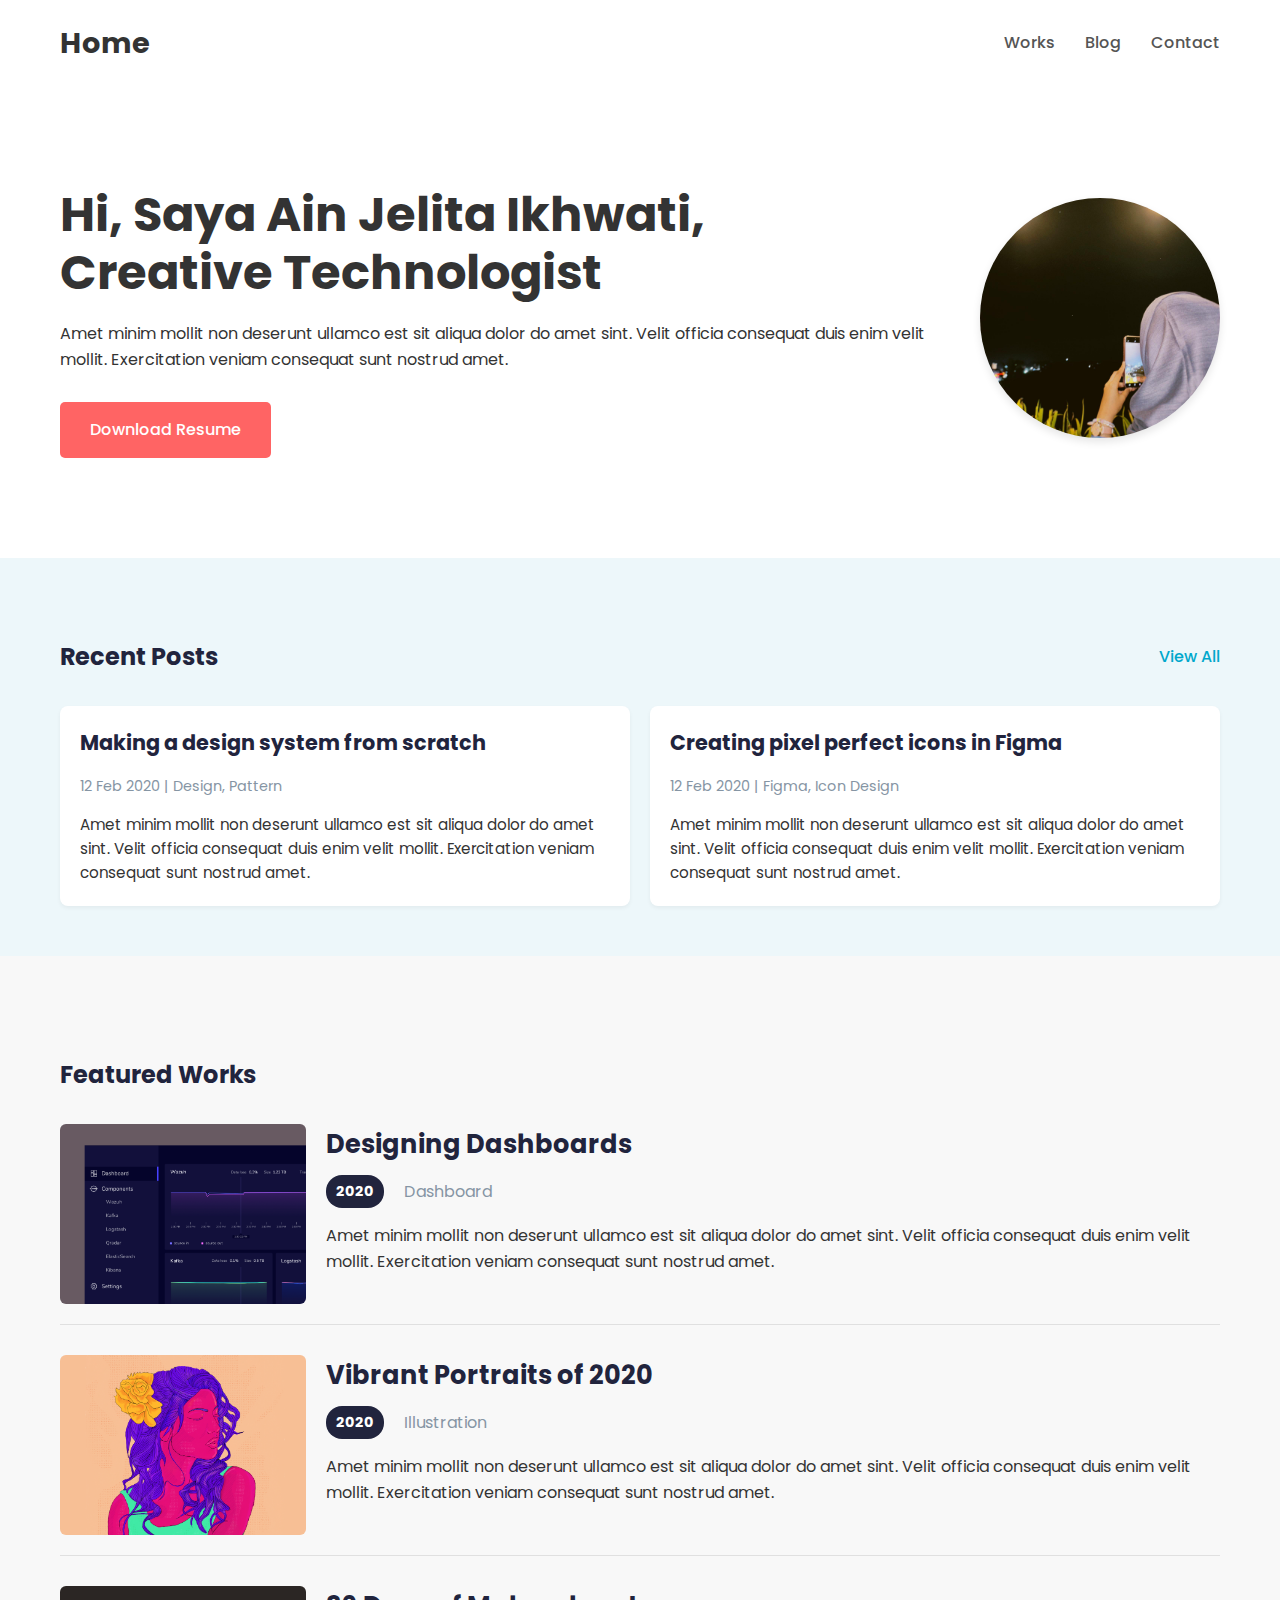
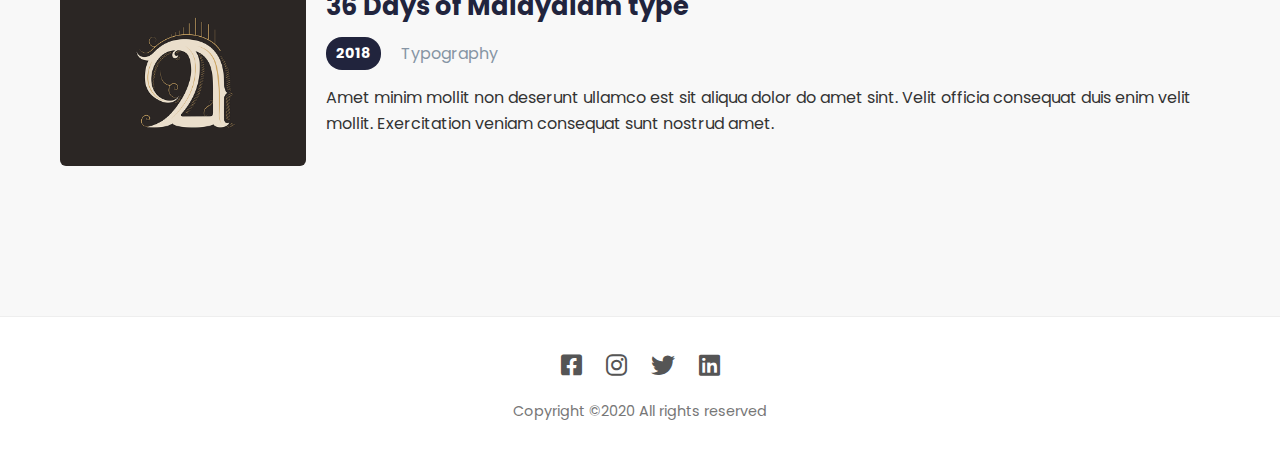
<file: index.html>
<!DOCTYPE html>
<html lang="id">
<head>
    <meta charset="UTF-8">
    <meta name="viewport" content="width=device-width, initial-scale=1.0">
    <title>Anjeli | Creative Technologist</title>
    <link rel="stylesheet" href="style.css">
    <link href="https://fonts.googleapis.com/css2?family=Poppins:wght@400;500;700&display=swap" rel="stylesheet">
    <link rel="stylesheet" href="https://cdnjs.cloudflare.com/ajax/libs/font-awesome/6.0.0-beta3/css/all.min.css">
    <style>
        .hero-section {
            background-color: #fff; /* Latar belakang hero section */
            padding: 100px 0; /* Sesuaikan padding atas dan bawah */
            text-align: center;
        }
        
        .hero-content {
            display: grid;
            grid-template-columns: 1fr auto; /* Teks di kiri, gambar di kanan */
            gap: 50px;
            align-items: center;
            text-align: left;
        }
        
        .hero-text h1 {
            font-size: 3rem; /* Ukuran heading utama */
            font-weight: bold;
            line-height: 1.2;
            margin-bottom: 20px;
        }
        
        .hero-text p {
            font-size: 1rem;
            margin-bottom: 30px;
        }
        
        .hero-image img {
            width: 240px; /* Ukuran gambar profil */
            height: 240px;
            border-radius: 50%;
            object-fit: cover;
            box-shadow: 0 4px 8px rgba(0,0,0,0.1);
        }
        
        .btn {
            display: inline-block;
            padding: 15px 30px;
            border-radius: 5px;
            font-weight: 500;
            transition: background-color 0.3s ease;
        }
        
        .btn-primary {
            background-color: #ff6464; /* Warna tombol utama */
            color: #fff;
        }
        
        .btn-primary:hover {
            background-color: #e05252;
        }
        
        /* Section Headers */
        .section-header {
            display: flex;
            justify-content: space-between;
            align-items: center;
            margin-bottom: 30px;
            margin-top: 50px;
        }
        
        .section-header h2 {
            font-size: 1.5rem;
            color: #21243D; /* wna heading section */
        }
        
        .view-all {
            color: #00A8CC; /* warna link "View All" */
            font-weight: 500;
        }
        
        /* Recent Posts */
        .recent-posts {
            background-color: #EDF7FA; /* latarr belakang section recent posts */
            padding: 30px 0 50px;
        }
        
        .posts-grid {
            display: grid;
            grid-template-columns: repeat(auto-fit, minmax(300px, 1fr)); /* 2 kolom di desktop, 1 kolom di mobile */
            gap: 20px;
        }
        
        .post-card {
            background-color: #fff;
            padding: 20px;
            border-radius: 8px;
            box-shadow: 0 2px 4px rgba(0,0,0,0.05);
        }
        
        .post-card h3 {
            font-size: 1.3rem;
            margin-bottom: 15px;
            color: #21243D;
        }
        
        .post-meta {
            font-size: 0.9rem;
            color: #8695A4;
            margin-bottom: 15px;
        }
        
        .post-card p {
            font-size: 0.95rem;
            color: #333;
        }
        
        /* Featured Works */
        .featured-works {
            padding: 50px 0;
        }
        
        .work-item {
            display: flex;
            gap: 20px;
            margin-bottom: 30px;
            padding-bottom: 20px;
            border-bottom: 1px solid #E0E0E0;
            align-items: flex-start; /* atur item agar sejajar di atas */
        }
        
        .work-item:last-child {
            border-bottom: none;
        }
        
        .work-item img {
            width: 246px; /* Lebar gambar proyek */
            height: 180px; /* Tinggi gambar proyek */
            border-radius: 6px;
            object-fit: cover;
            flex-shrink: 0; /* biar ga nyusut */
        }
        
        .work-info h3 {
            font-size: 1.6rem;
            color: #21243D;
            margin-bottom: 10px;
        }
        
        .work-meta {
            display: flex;
            align-items: center;
            gap: 20px;
            margin-bottom: 15px;
        }
        
        .work-meta .year {
            background-color: #21243D;
            color: #fff;
            padding: 5px 10px;
            border-radius: 16px;
            font-size: 0.9rem;
            font-weight: bold;
        }
        
        .work-meta .category {
            color: #8695A4;
            font-size: 1rem;
        }
        
        .work-info p {
            color: #333;
            font-size: 1rem;
        }
        
        /* Responsive Homepage */
        @media (max-width: 768px) {
            .hero-section {
                padding: 50px 0;
            }
        
            .hero-content {
                grid-template-columns: 1fr; /* Satu kolom di mobile */
                text-align: center;
                gap: 30px;
            }
        
            .hero-text {
                order: 2; /* pindahin teks ke bawah gambar */
            }
        
            .hero-image {
                order: 1; /* pindahin gambar ke atas teks */
                text-align: center;
            }
        
            .hero-image img {
                width: 170px; /* Ukuran gambar profil di mobile */
                height: 170px;
            }
        
            .hero-text h1 {
                font-size: 2rem;
            }
        
            .section-header {
                flex-direction: column; /* Tumpuk header dan "View All" */
                align-items: flex-start;
                gap: 10px;
                margin-top: 30px;
            }
        
            .section-header h2 {
                font-size: 1.3rem;
            }
        
            .recent-posts {
                padding: 30px 0;
            }
        
            .posts-grid {
                grid-template-columns: 1fr; /* Satu kolom untuk post di mobile */
            }
        
            .featured-works {
                padding: 30px 0;
            }
        
            .work-item {
                flex-direction: column; /* Gambar di atas, info di bawah */
                text-align: center;
            }
        
            .work-item img {
                width: 100%; /* Lebar penuh di mobile */
                height: auto;
                max-width: 246px; /* Batasi lebar agar tidak terlalu besar di layar kecil */
                margin: 0 auto 15px; /* Pusatkan gambar */
            }
        
            .work-info {
                text-align: left; /* Sesuaikan teks info agar tetap di kiri */
            }
        
            .work-info h3 {
                font-size: 1.4rem;
            }
        
            .work-meta {
                justify-content: center; /* Pusatkan meta info */
                margin-bottom: 10px;
            }
        }
    </style>
</head>
<body>
    <header>
        <div class="container navbar">
            <a href="index.html" class="logo">Home</a>
            <nav>
                <ul class="nav-links">
                    <li><a href="works.html">Works</a></li>
                    <li><a href="blog.html">Blog</a></li>
                    <li><a href="#">Contact</a></li>
                </ul>
                <div class="hamburger-menu">
                    <i class="fas fa-bars"></i>
                </div>
            </nav>
        </div>
    </header>

    <main>
        <!-- Hero Section -->
        <section class="hero-section">
            <div class="container hero-content">
                <div class="hero-text">
                    <h1>Hi, Saya Ain Jelita Ikhwati,<br>Creative Technologist</h1>
                    <p>Amet minim mollit non deserunt ullamco est sit aliqua dolor do amet sint. Velit officia consequat duis enim velit mollit. Exercitation veniam consequat sunt nostrud amet.</p>
                    <a href="#" class="btn btn-primary">Download Resume</a>
                </div>
                <div class="hero-image">
                    <img src="anjeli.jpg" alt="John Doe Profile">
                </div>
            </div>
        </section>

        <section class="recent-posts">
            <div class="container">
                <div class="section-header">
                    <h2>Recent Posts</h2>
                    <a href="blog.html" class="view-all">View All</a>
                </div>
                <div class="posts-grid">
                    <article class="post-card">
                        <h3>Making a design system from scratch</h3>
                        <div class="post-meta">
                            <span>12 Feb 2020</span> | <span>Design, Pattern</span>
                        </div>
                        <p>Amet minim mollit non deserunt ullamco est sit aliqua dolor do amet sint. Velit officia consequat duis enim velit mollit. Exercitation veniam consequat sunt nostrud amet.</p>
                    </article>
                    <article class="post-card">
                        <h3>Creating pixel perfect icons in Figma</h3>
                        <div class="post-meta">
                            <span>12 Feb 2020</span> | <span>Figma, Icon Design</span>
                        </div>
                        <p>Amet minim mollit non deserunt ullamco est sit aliqua dolor do amet sint. Velit officia consequat duis enim velit mollit. Exercitation veniam consequat sunt nostrud amet.</p>
                    </article>
                </div>
            </div>
        </section>

        <section class="featured-works">
            <div class="container">
                <div class="section-header">
                    <h2>Featured Works</h2>
                </div>
                <div class="works-list">
                    <article class="work-item">
                        <img src="image1.png" alt="Designing Dashboards">
                        <div class="work-info">
                            <h3>Designing Dashboards</h3>
                            <div class="work-meta">
                                <span class="year">2020</span> <span class="category">Dashboard</span>
                            </div>
                            <p>Amet minim mollit non deserunt ullamco est sit aliqua dolor do amet sint. Velit officia consequat duis enim velit mollit. Exercitation veniam consequat sunt nostrud amet.</p>
                        </div>
                    </article>
                    <article class="work-item">
                        <img src="image2.png" alt="Vibrant Portraits of 2020">
                        <div class="work-info">
                            <h3>Vibrant Portraits of 2020</h3>
                            <div class="work-meta">
                                <span class="year">2020</span> <span class="category">Illustration</span>
                            </div>
                            <p>Amet minim mollit non deserunt ullamco est sit aliqua dolor do amet sint. Velit officia consequat duis enim velit mollit. Exercitation veniam consequat sunt nostrud amet.</p>
                        </div>
                    </article>
                    <article class="work-item">
                        <img src="iamge3.png" alt="36 Days of Malayalam type">
                        <div class="work-info">
                            <h3>36 Days of Malayalam type</h3>
                            <div class="work-meta">
                                <span class="year">2018</span> <span class="category">Typography</span>
                            </div>
                            <p>Amet minim mollit non deserunt ullamco est sit aliqua dolor do amet sint. Velit officia consequat duis enim velit mollit. Exercitation veniam consequat sunt nostrud amet.</p>
                        </div>
                    </article>
                </div>
            </div>
        </section>
    </main>

    <footer>
        <div class="container">
            <div class="social-icons">
                <a href="#"><i class="fab fa-facebook-square"></i></a>
                <a href="#"><i class="fab fa-instagram"></i></a>
                <a href="#"><i class="fab fa-twitter"></i></a>
                <a href="#"><i class="fab fa-linkedin"></i></a>
            </div>
            <p>Copyright ©2020 All rights reserved</p>
        </div>
    </footer>

    <script>
        const hamburger = document.querySelector('.hamburger-menu');
        const navLinks = document.querySelector('.nav-links');

        hamburger.addEventListener('click', () => {
            navLinks.classList.toggle('active');
        });
    </script>
</body>
</html>
</file>
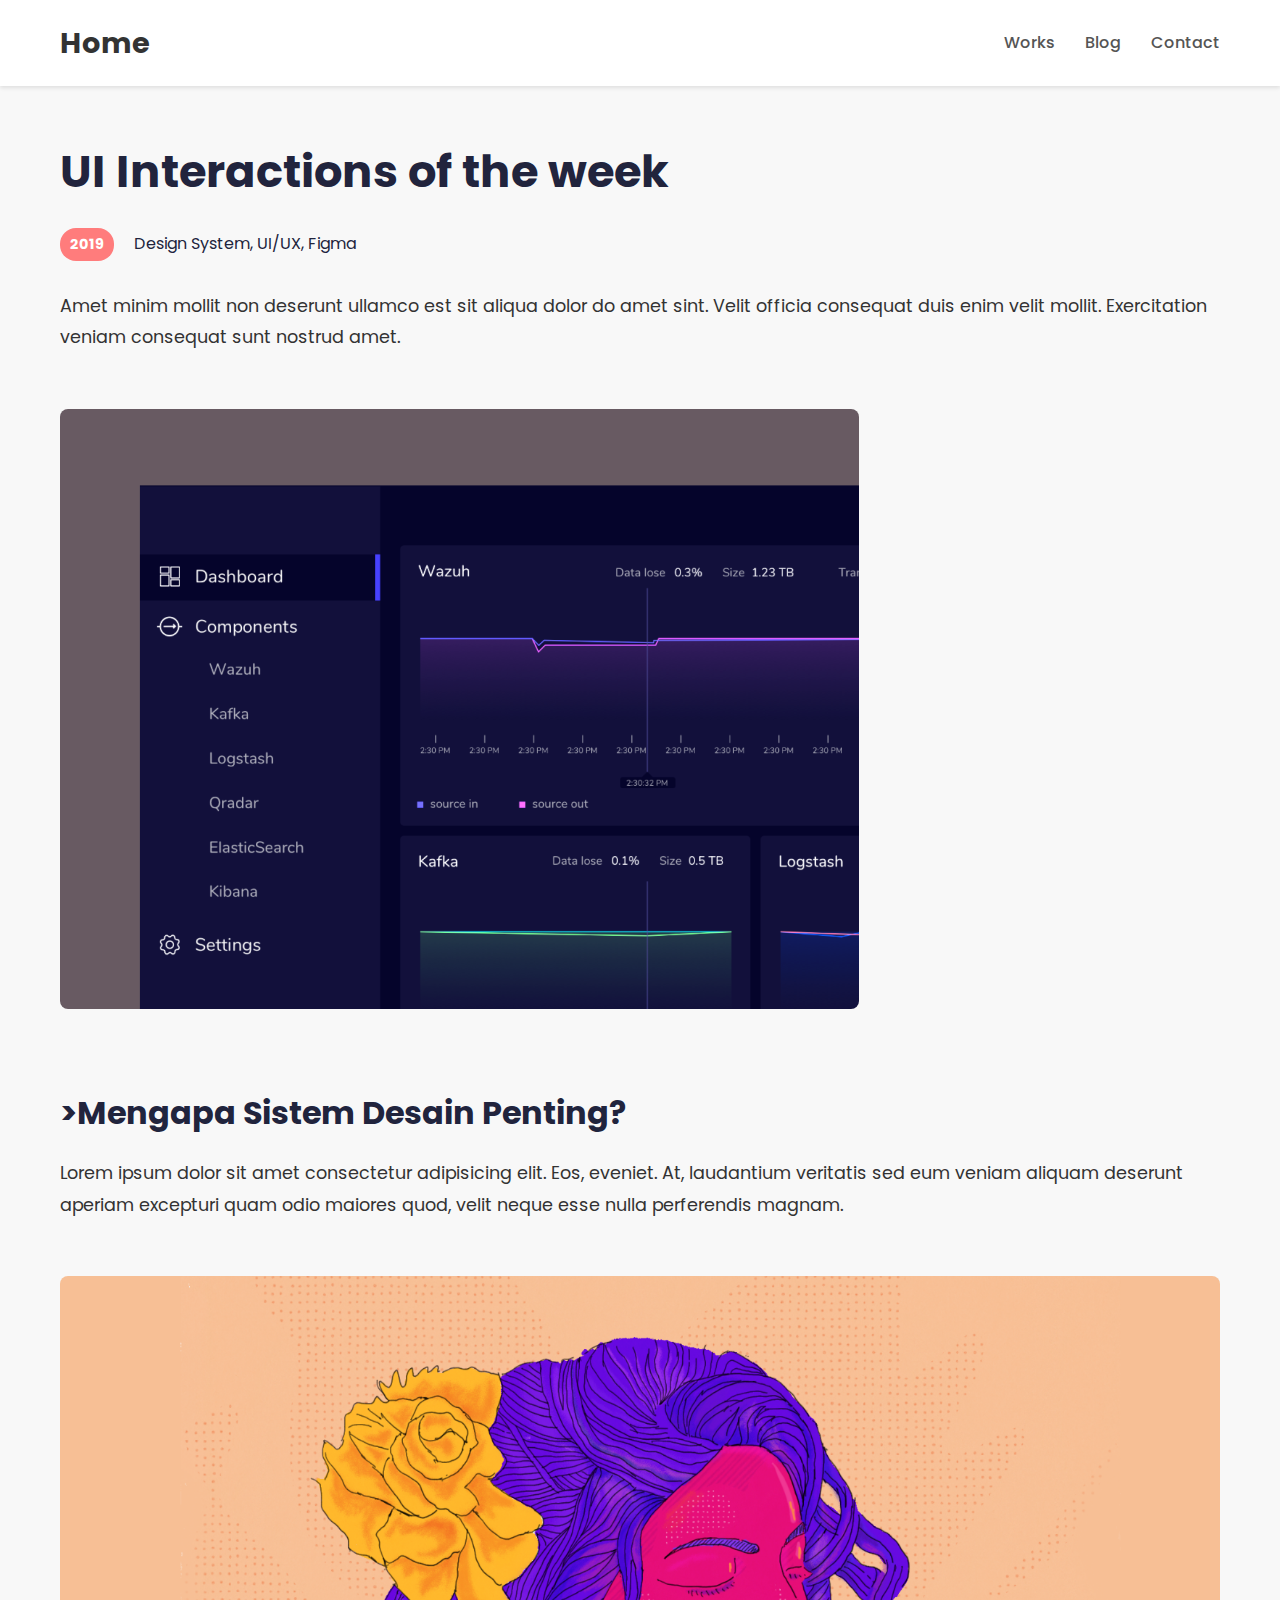
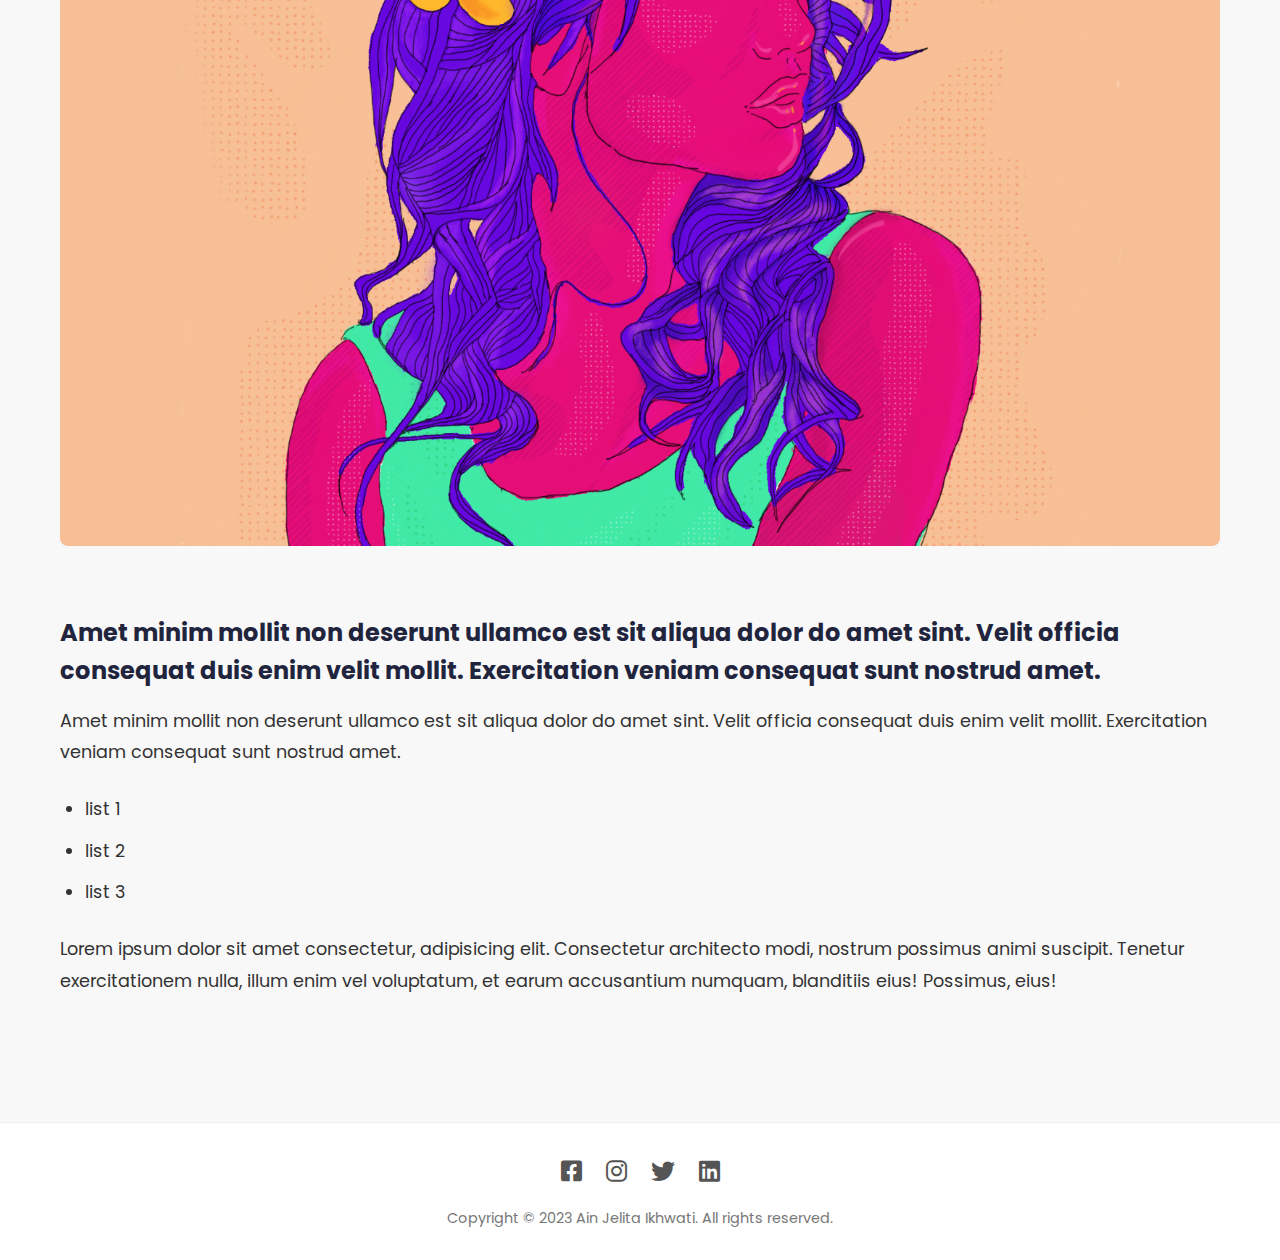
<file: blog.html>
<!DOCTYPE html>
<html lang="id">
<head>
    <meta charset="UTF-8">
    <meta name="viewport" content="width=device-width, initial-scale=1.0">
    <title>Blog | Anjeli</title>
    <link rel="stylesheet" href="style.css">
    <link href="https://fonts.googleapis.com/css2?family=Poppins:wght@400;500;700&display=swap" rel="stylesheet">
    <link rel="stylesheet" href="https://cdnjs.cloudflare.com/ajax/libs/font-awesome/6.0.0-beta3/css/all.min.css">
    <style>
        .single-blog-main {
    padding-top: 50px;
    padding-bottom: 50px;
}

.single-post-content h1 {
    font-size: 2.8rem;
    font-weight: bold;
    margin-bottom: 20px;
    color: #21243D;
}

.post-detail-meta {
    display: flex;
    align-items: center;
    gap: 20px;
    margin-bottom: 30px;
}

.post-detail-meta .year {
    background-color: #ff7c7c; /* wrna tahun yang berbeda */
    color: #fff;
    padding: 5px 10px;
    border-radius: 16px;
    font-size: 0.9rem;
    font-weight: bold;
}

.post-detail-meta .category {
    color: #21243D; /* wrna kategori yang berbeda */
    font-size: 1rem;
}

.single-post-content p {
    font-size: 1.1rem;
    line-height: 1.8;
    margin-bottom: 25px;
    color: #333;
}

.single-post-content img {
    max-width: 100%;
    height: auto;
    border-radius: 8px;
    margin: 30px 0;
}

.single-post-content h2 {
    font-size: 2rem;
    font-weight: bold;
    margin-top: 40px;
    margin-bottom: 20px;
    color: #21243D;
}

.single-post-content h3 {
    font-size: 1.5rem;
    font-weight: bold;
    margin-top: 30px;
    margin-bottom: 15px;
    color: #21243D;
}

.single-post-content ul {
    list-style: disc; /* utuk bullet poin */
    margin-left: 25px;
    margin-bottom: 25px;
}

.single-post-content ul li {
    font-size: 1.1rem;
    line-height: 1.8;
    color: #333;
    margin-bottom: 10px;
}

/* Responsive Single Blog Page */
@media (max-width: 768px) {
    .single-blog-main {
        padding-top: 30px;
        padding-bottom: 30px;
    }

    .single-post-content h1 {
        font-size: 2rem;
        text-align: center;
    }

    .post-detail-meta {
        justify-content: center; /* pusatkan meta infoo */
        margin-bottom: 20px;
    }

    .single-post-content p {
        font-size: 1rem;
        margin-bottom: 20px;
    }

    .single-post-content h2 {
        font-size: 1.7rem;
        text-align: center;
        margin-top: 30px;
        margin-bottom: 15px;
    }

    .single-post-content h3 {
        font-size: 1.3rem;
        text-align: center;
        margin-top: 25px;
        margin-bottom: 10px;
    }
}
    </style>
</head>
<body>
    <header>
        <div class="container navbar">
            <a href="index.html" class="logo">Home</a>
            <nav>
                <ul class="nav-links">
                    <li><a href="works.html">Works</a></li>
                    <li><a href="blog.html">Blog</a></li>
                    <li><a href="#">Contact</a></li>
                </ul>
                <div class="hamburger-menu">
                    <i class="fas fa-bars"></i>
                </div>
            </nav>
        </div>
    </header>

    <main class="single-blog-main">
        <div class="container">
            <article class="single-post-content">
                <h1>UI Interactions of the week</h1>
                <div class="post-detail-meta">
                    <span class="year">2019</span> <span class="category">Design System, UI/UX, Figma</span>
                </div>
                <p>Amet minim mollit non deserunt ullamco est sit aliqua dolor do amet sint. Velit officia consequat duis enim velit mollit. Exercitation veniam consequat sunt nostrud amet.</p>
                <img src="image1.png" alt="Blog Image 1">
                <h2>>Mengapa Sistem Desain Penting?</h2>
                <p>Lorem ipsum dolor sit amet consectetur adipisicing elit. Eos, eveniet. At, laudantium veritatis sed eum veniam aliquam deserunt aperiam excepturi quam odio maiores quod, velit neque esse nulla perferendis magnam.</p>
                <img src="image2.png" alt="Blog Image 2">
                <h3>Amet minim mollit non deserunt ullamco est sit aliqua dolor do amet sint. Velit officia consequat duis enim velit mollit. Exercitation veniam consequat sunt nostrud amet.</h3>
                <p>Amet minim mollit non deserunt ullamco est sit aliqua dolor do amet sint. Velit officia consequat duis enim velit mollit. Exercitation veniam consequat sunt nostrud amet.</p>
                <ul>
                    <li>list 1</li>
                    <li>list 2</li>
                    <li>list 3</li>
                </ul>
                <p>Lorem ipsum dolor sit amet consectetur, adipisicing elit. Consectetur architecto modi, nostrum possimus animi suscipit. Tenetur exercitationem nulla, illum enim vel voluptatum, et earum accusantium numquam, blanditiis eius! Possimus, eius!</p>
            </article>
        </div>
    </main>

    <footer>
        <div class="container">
            <div class="social-icons">
                <a href="#https://www.facebook.com/ainjelita.ikhwatii/?locale=id_ID"><i class="fab fa-facebook-square"></i></a>
                <a href="#https://www.instagram.com/_anjeli23/"><i class="fab fa-instagram"></i></a>
                <a href="#https://x.com/matchalatte318?s=21"><i class="fab fa-twitter"></i></a>
                <a href="#"><i class="fab fa-linkedin"></i></a>
            </div>
            <p>Copyright © 2023 Ain Jelita Ikhwati. All rights reserved.
        </div>
    </footer>

    <script>
        const hamburger = document.querySelector('.hamburger-menu');
        const navLinks = document.querySelector('.nav-links');

        hamburger.addEventListener('click', () => {
            navLinks.classList.toggle('active');
        });
    </script>
</body>
</html>
</file>
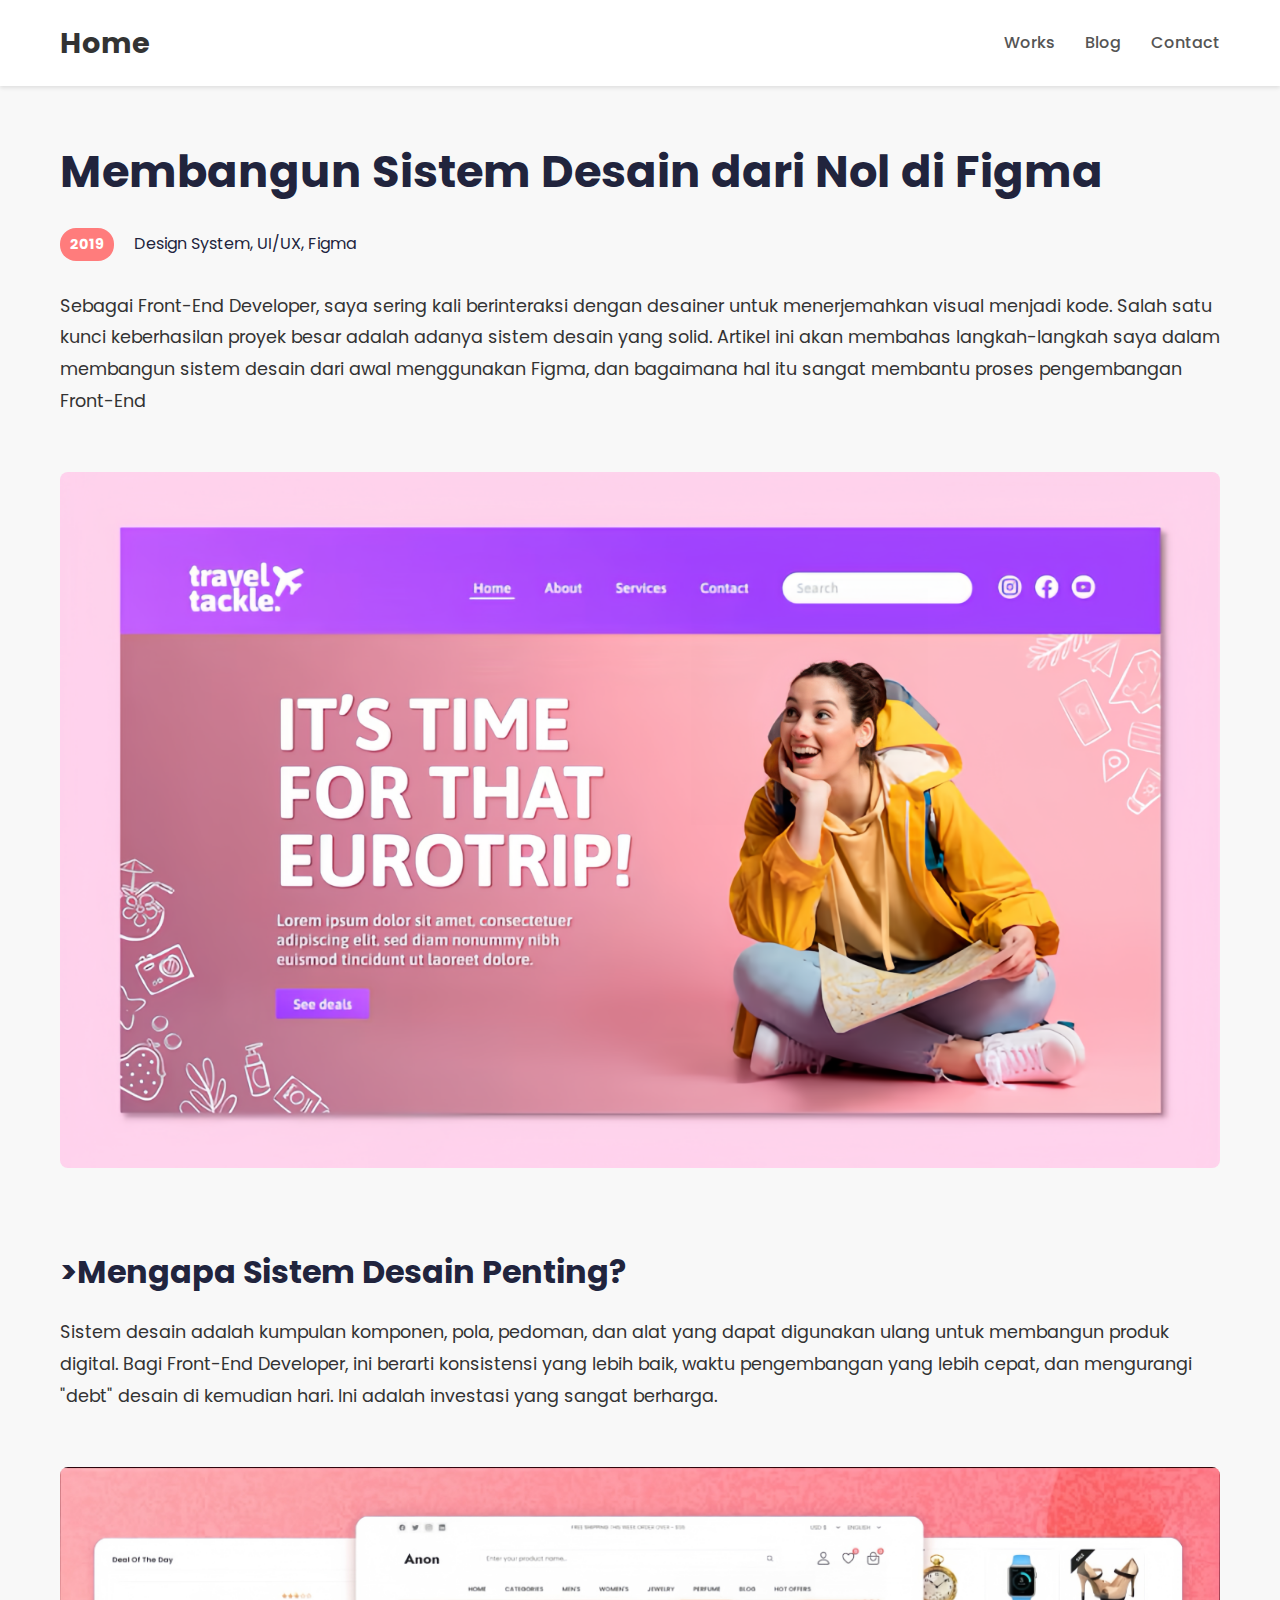
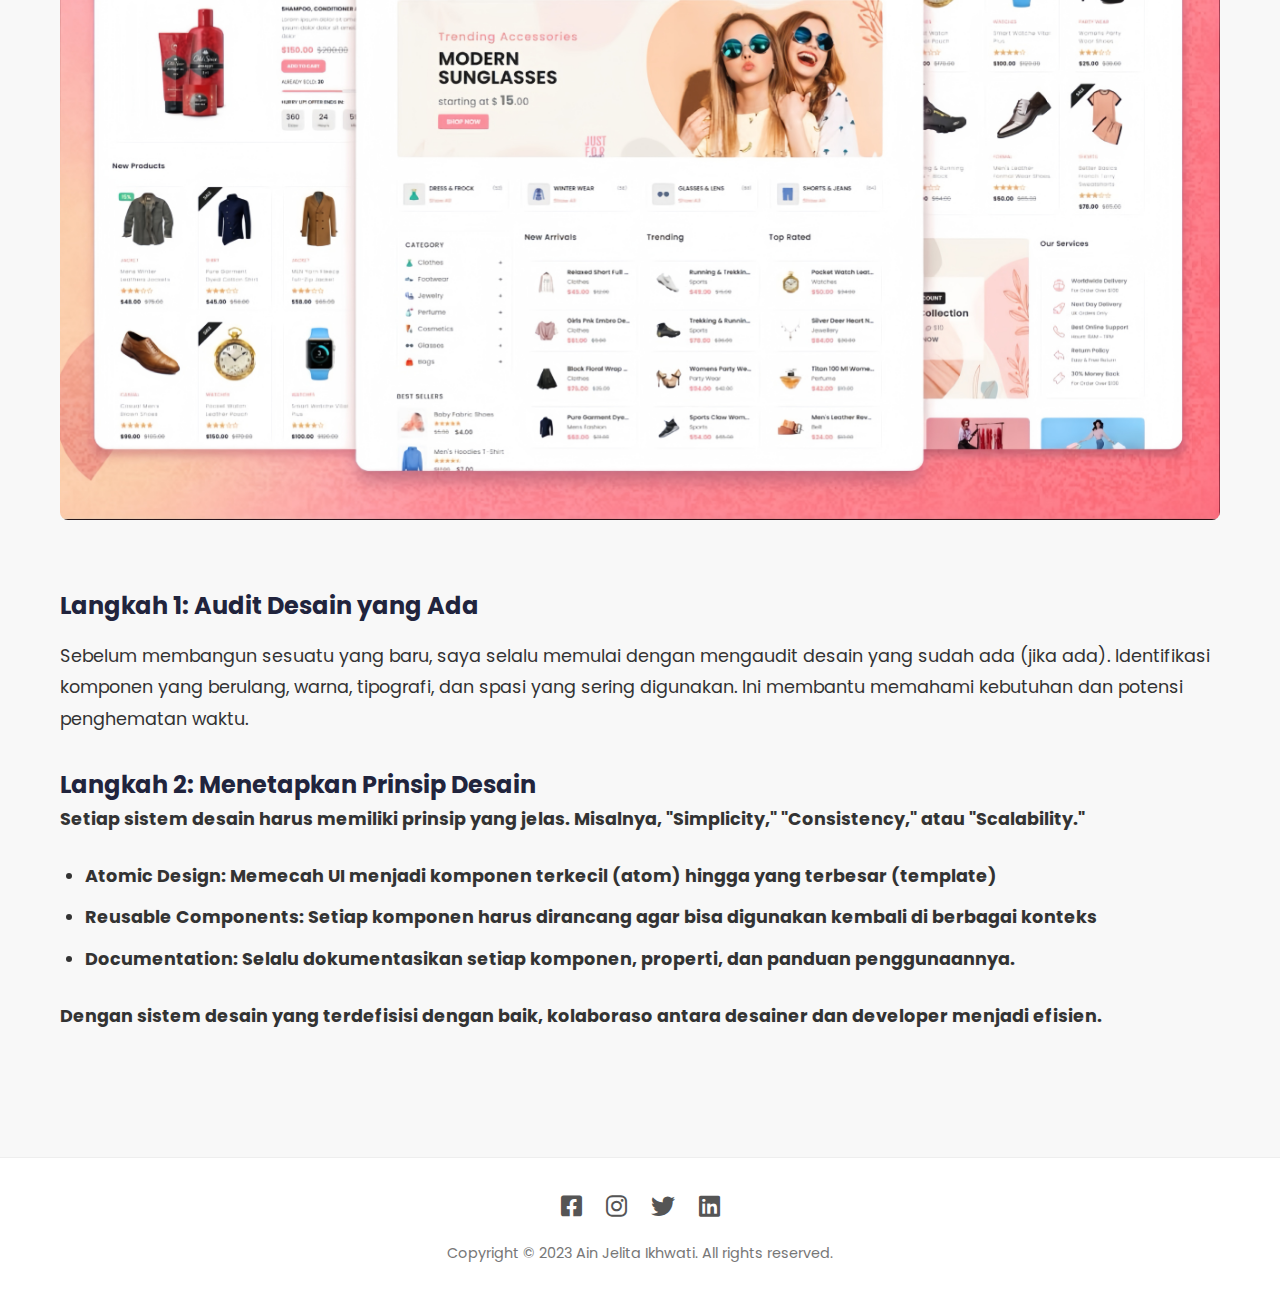
<file: single-blog.html>
<!DOCTYPE html>
<html lang="id">
<head>
    <meta charset="UTF-8">
    <meta name="viewport" content="width=device-width, initial-scale=1.0">
    <title>Blog | Anjeli</title>
    <link rel="stylesheet" href="style.css">
    <link href="https://fonts.googleapis.com/css2?family=Poppins:wght@400;500;700&display=swap" rel="stylesheet">
    <link rel="stylesheet" href="https://cdnjs.cloudflare.com/ajax/libs/font-awesome/6.0.0-beta3/css/all.min.css">
    <style>
        .single-blog-main {
    padding-top: 50px;
    padding-bottom: 50px;
}

.single-post-content h1 {
    font-size: 2.8rem;
    font-weight: bold;
    margin-bottom: 20px;
    color: #21243D;
}

.post-detail-meta {
    display: flex;
    align-items: center;
    gap: 20px;
    margin-bottom: 30px;
}

.post-detail-meta .year {
    background-color: #ff7c7c; /* wrna tahun yang berbeda */
    color: #fff;
    padding: 5px 10px;
    border-radius: 16px;
    font-size: 0.9rem;
    font-weight: bold;
}

.post-detail-meta .category {
    color: #21243D; /* wrna kategori yang berbeda */
    font-size: 1rem;
}

.single-post-content p {
    font-size: 1.1rem;
    line-height: 1.8;
    margin-bottom: 25px;
    color: #333;
}

.single-post-content img {
    max-width: 100%;
    height: auto;
    border-radius: 8px;
    margin: 30px 0;
}

.single-post-content h2 {
    font-size: 2rem;
    font-weight: bold;
    margin-top: 40px;
    margin-bottom: 20px;
    color: #21243D;
}

.single-post-content h3 {
    font-size: 1.5rem;
    font-weight: bold;
    margin-top: 30px;
    margin-bottom: 15px;
    color: #21243D;
}

.single-post-content ul {
    list-style: disc; /* utuk bullet poin */
    margin-left: 25px;
    margin-bottom: 25px;
}

.single-post-content ul li {
    font-size: 1.1rem;
    line-height: 1.8;
    color: #333;
    margin-bottom: 10px;
}

/* Responsive Single Blog Page */
@media (max-width: 768px) {
    .single-blog-main {
        padding-top: 30px;
        padding-bottom: 30px;
    }

    .single-post-content h1 {
        font-size: 2rem;
        text-align: center;
    }

    .post-detail-meta {
        justify-content: center; /* pusatkan meta infoo */
        margin-bottom: 20px;
    }

    .single-post-content p {
        font-size: 1rem;
        margin-bottom: 20px;
    }

    .single-post-content h2 {
        font-size: 1.7rem;
        text-align: center;
        margin-top: 30px;
        margin-bottom: 15px;
    }

    .single-post-content h3 {
        font-size: 1.3rem;
        text-align: center;
        margin-top: 25px;
        margin-bottom: 10px;
    }
}
    </style>
</head>
<body>
    <header>
        <div class="container navbar">
            <a href="index.html" class="logo">Home</a>
            <nav>
                <ul class="nav-links">
                    <li><a href="works.html">Works</a></li>
                    <li><a href="blog.html">Blog</a></li>
                    <li><a href="#">Contact</a></li>
                </ul>
                <div class="hamburger-menu">
                    <i class="fas fa-bars"></i>
                </div>
            </nav>
        </div>
    </header>

    <main class="single-blog-main">
        <div class="container">
            <article class="single-post-content">
                <h1>Membangun Sistem Desain dari Nol di Figma</h1>
                <div class="post-detail-meta">
                    <span class="year">2019</span> <span class="category">Design System, UI/UX, Figma</span>
                </div>
                <p>Sebagai Front-End Developer, saya sering kali berinteraksi dengan desainer untuk menerjemahkan visual menjadi kode. Salah satu kunci keberhasilan proyek besar adalah adanya sistem desain yang solid. Artikel ini akan membahas langkah-langkah saya dalam membangun sistem desain dari awal menggunakan Figma, dan bagaimana hal itu sangat membantu proses pengembangan Front-End</p>
                <img src="modern1.png" alt="Blog Image 1">
                <h2>>Mengapa Sistem Desain Penting?</h2>
                <p>Sistem desain adalah kumpulan komponen, pola, pedoman, dan alat yang dapat digunakan ulang untuk membangun produk digital. Bagi Front-End Developer, ini berarti konsistensi yang lebih baik, waktu pengembangan yang lebih cepat, dan mengurangi "debt" desain di kemudian hari. Ini adalah investasi yang sangat berharga.</p>
                <img src="landing1.jpg" alt="Blog Image 2">
                <h3>Langkah 1: Audit Desain yang Ada</h3>
                <p>Sebelum membangun sesuatu yang baru, saya selalu memulai dengan mengaudit desain yang sudah ada (jika ada). Identifikasi komponen yang berulang, warna, tipografi, dan spasi yang sering digunakan. Ini membantu memahami kebutuhan dan potensi penghematan waktu.</p>
                <h3>Langkah 2: Menetapkan Prinsip Desain</h>
                <p>Setiap sistem desain harus memiliki prinsip yang jelas. Misalnya, "Simplicity," "Consistency," atau "Scalability."</p>
                <ul>
                    <li>Atomic Design: Memecah UI menjadi komponen terkecil (atom) hingga yang terbesar (template)</li>
                    <li>Reusable Components: Setiap komponen harus dirancang agar bisa digunakan kembali di berbagai konteks</li>
                    <li>Documentation: Selalu dokumentasikan setiap komponen, properti, dan panduan penggunaannya.</li>
                </ul>
                <p>Dengan sistem desain yang terdefisisi dengan baik, kolaboraso antara desainer dan developer menjadi efisien.</p>
            </article>
        </div>
    </main>

    <footer>
        <div class="container">
            <div class="social-icons">
                <a href="#https://www.facebook.com/ainjelita.ikhwatii/?locale=id_ID"><i class="fab fa-facebook-square"></i></a>
                <a href="#https://www.instagram.com/_anjeli23/"><i class="fab fa-instagram"></i></a>
                <a href="#https://x.com/matchalatte318?s=21"><i class="fab fa-twitter"></i></a>
                <a href="#"><i class="fab fa-linkedin"></i></a>
            </div>
            <p>Copyright © 2023 Ain Jelita Ikhwati. All rights reserved.
        </div>
    </footer>

    <script>
        const hamburger = document.querySelector('.hamburger-menu');
        const navLinks = document.querySelector('.nav-links');

        hamburger.addEventListener('click', () => {
            navLinks.classList.toggle('active');
        });
    </script>
</body>
</html>
</file>
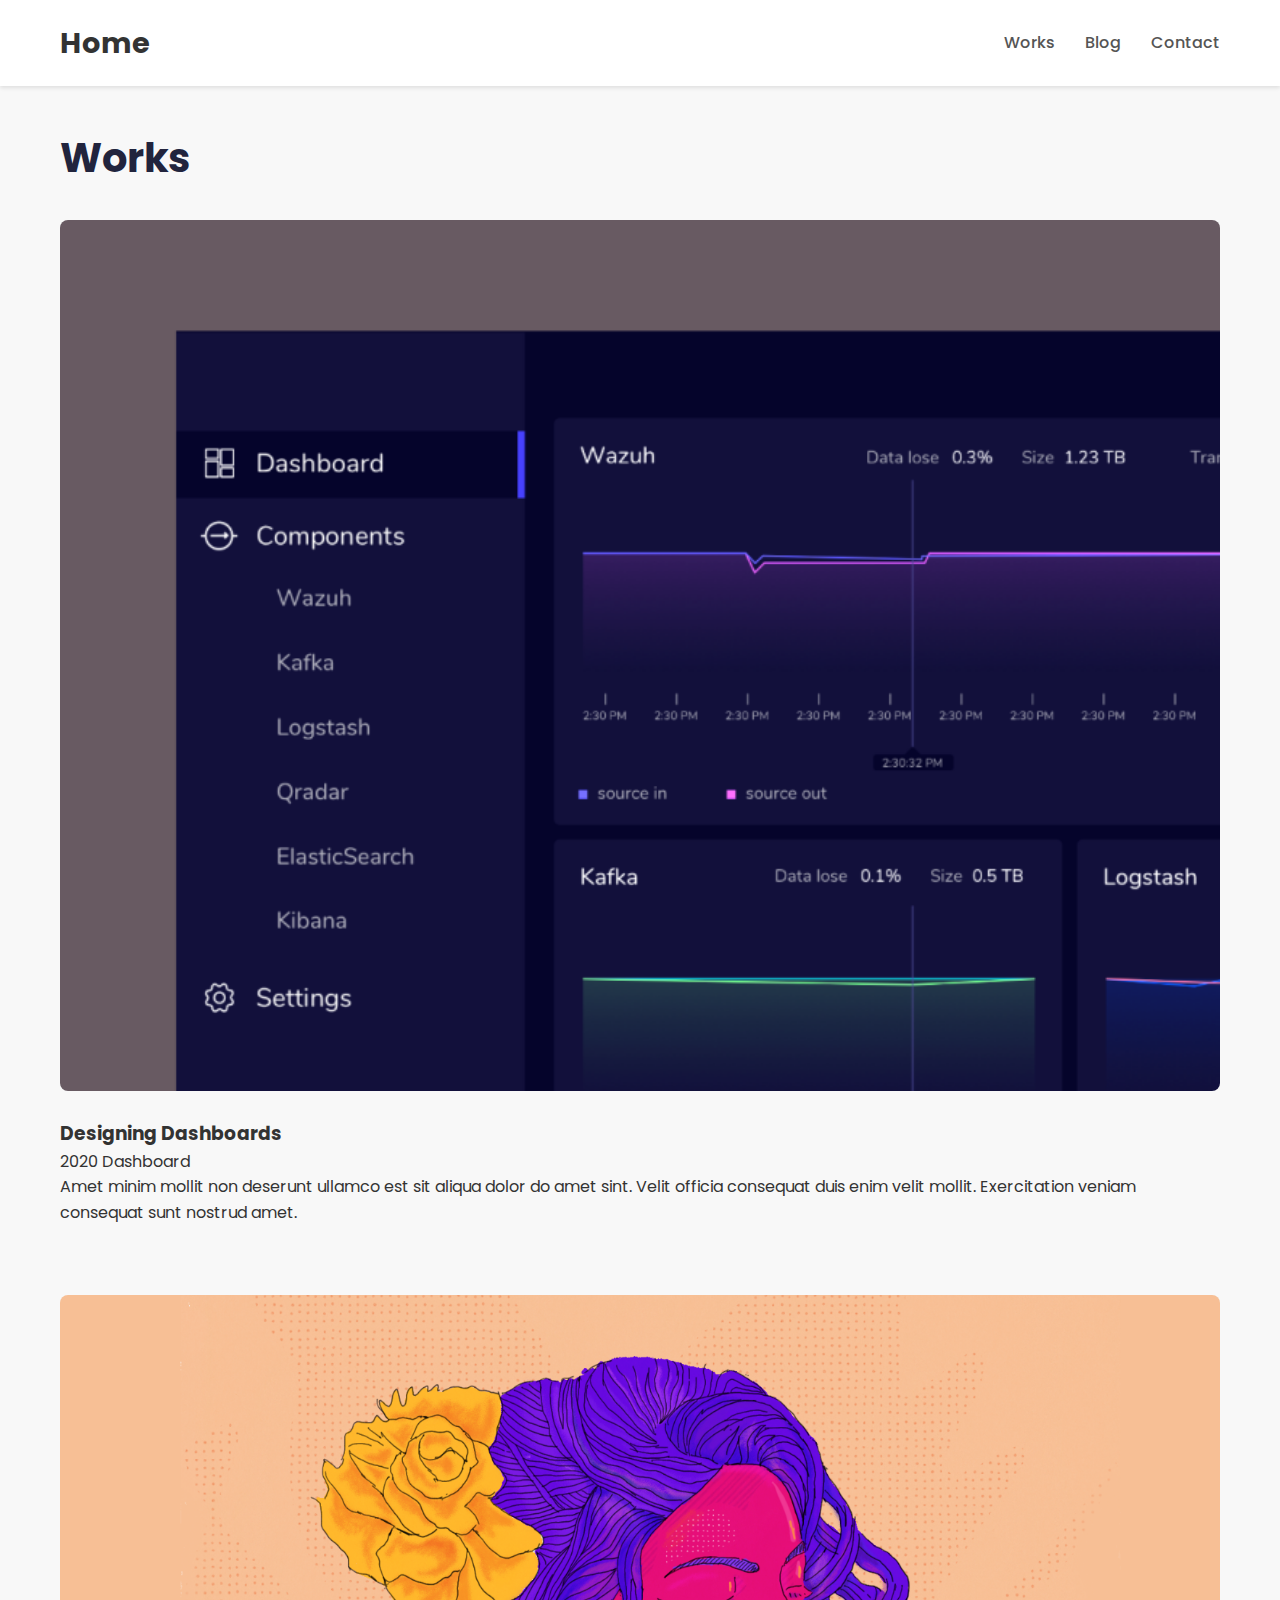
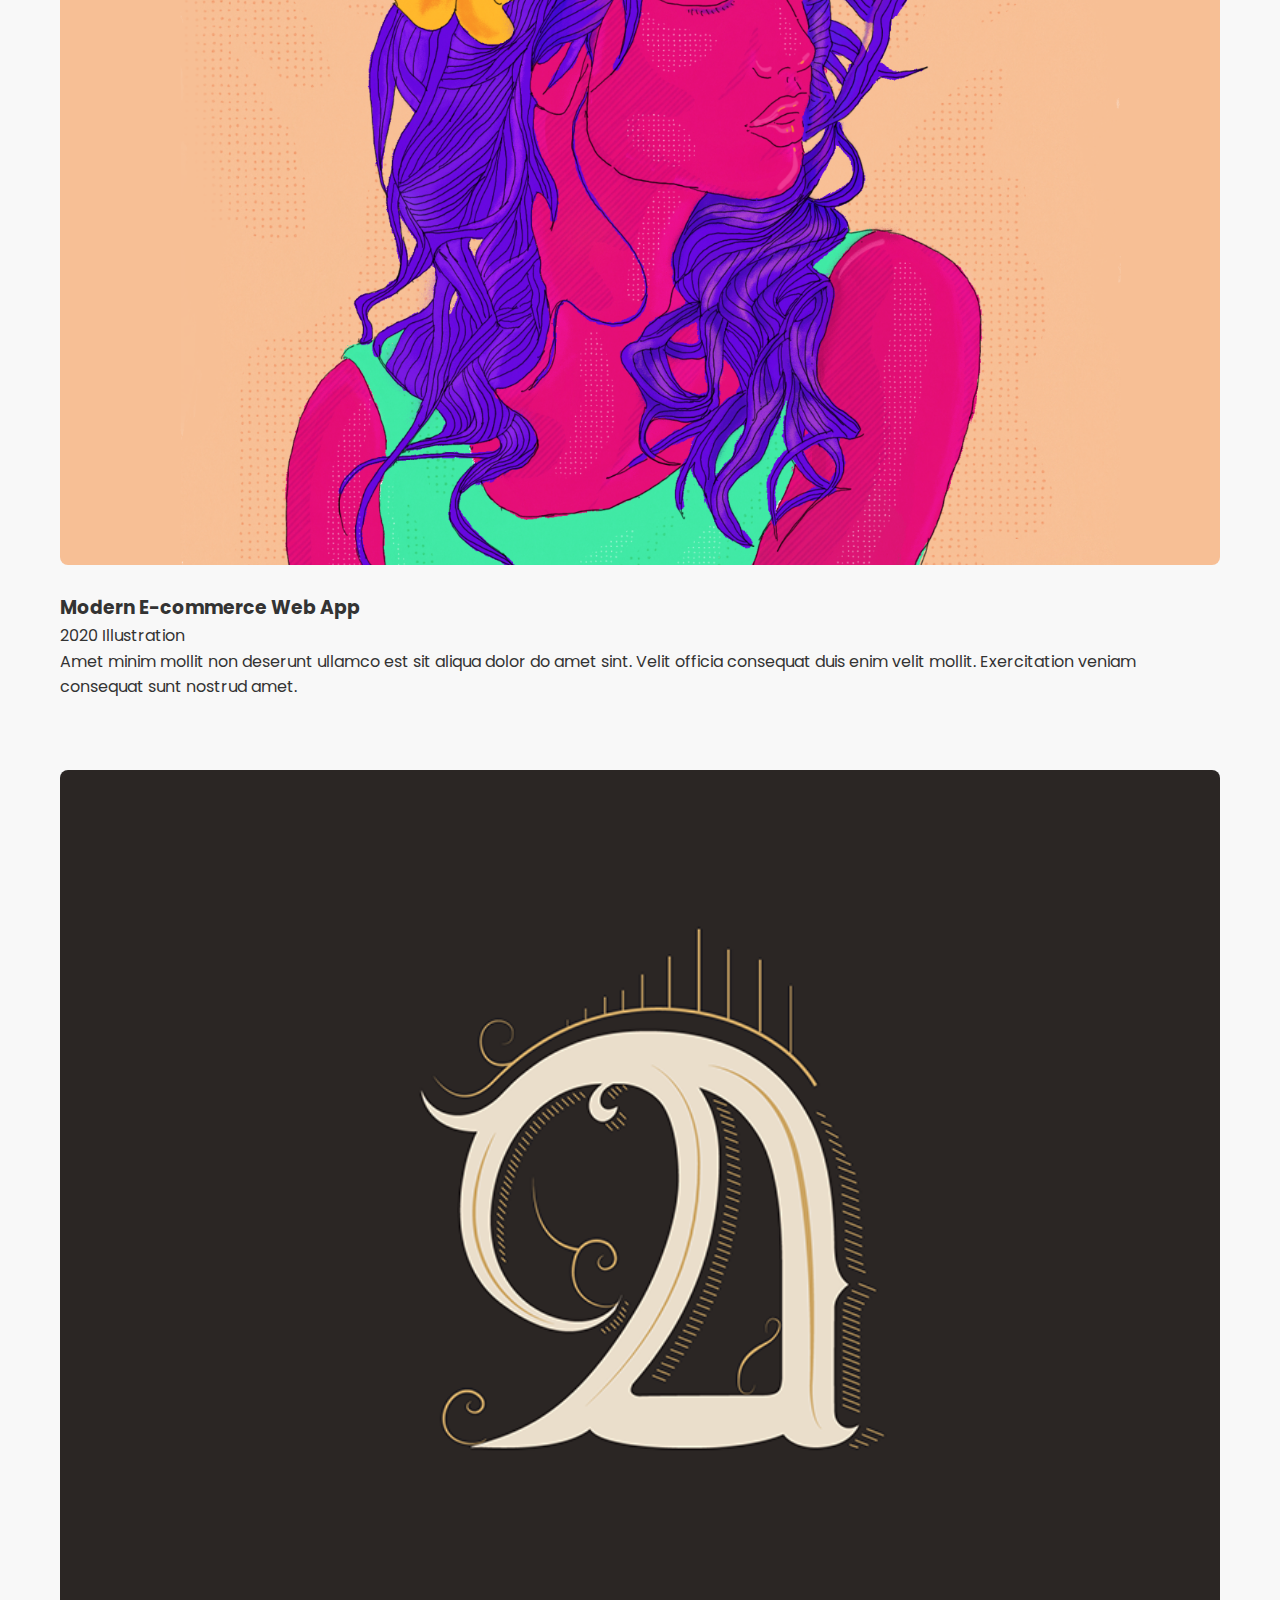
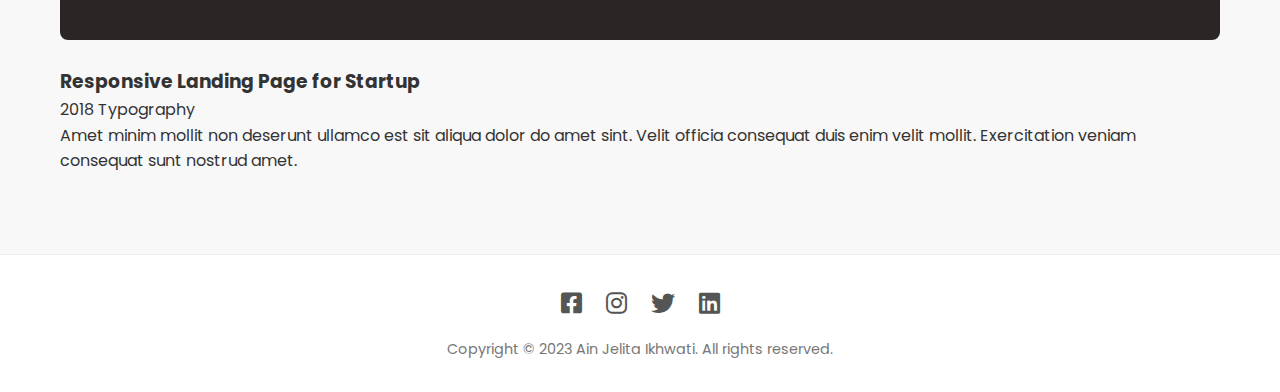
<file: works.html>
<!DOCTYPE html>
<html lang="id">
<head>
    <meta charset="UTF-8">
    <meta name="viewport" content="width=device-width, initial-scale=1.0">
    <title>Works | Anjeli</title>
    <link rel="stylesheet" href="style.css">
    <link href="https://fonts.googleapis.com/css2?family=Poppins:wght@400;500;700&display=swap" rel="stylesheet">
    <link rel="stylesheet" href="https://cdnjs.cloudflare.com/ajax/libs/font-awesome/6.0.0-beta3/css/all.min.css">
    <style>
        .works-page-main h1 {
            font-size: 2.5rem;
            font-weight: bold;
            margin-top: 40px;
            margin-bottom: 30px;
            color: #21243D;
        }

        .works-page-main .works-list .work-item {
            margin-bottom: 40px; /* jsrak antar item di halaman wors */
            padding-bottom: 30px;
        }
        .works-page-main .works-list .work-item img {
            width: 100%;
            height: auto;
            border-radius: 8px;
            margin-bottom: 20px;
        }

        @media (max-width: 768px) {
            .works-page-main h1 {
                font-size: 2rem;
                margin-top: 30px;
                text-align: center; /* pusartkan judul di mobile */
            }

            .works-page-main .works-list .work-item {
                margin-bottom: 30px;
                padding-bottom: 20px;
            }
        .works-list{
            display: grid;
            gap: 30px;
        }
        .work-item img{
            width: 100%;
            height: auto;
            border-radius: 8px;
            margin-bottom: 20px;
        }
        .work-info h3{
            font-size: 1.8rem;
            margin-bottom: 10px;
            color: #21243D;
        }
    } 
    </style>
</head>
<body>
    <header>
        <div class="container navbar">
            <a href="index.html" class="logo">Home</a>
            <nav>
                <ul class="nav-links">
                    <li><a href="works.html">Works</a></li>
                    <li><a href="blog.html">Blog</a></li>
                    <li><a href="#">Contact</a></li>
                </ul>
                <div class="hamburger-menu">
                    <i class="fas fa-bars"></i>
                </div>
            </nav>
        </div>
    </header>

    <main class="works-page-main">
        <div class="container">
            <h1>Works</h1>
            <div class="works-list">
                <article class="work-item">
                    <img src="image1.png" alt="Designing Dashboards">
                    <div class="work-info">
                        <h3>Designing Dashboards</h3>
                        <div class="work-meta">
                            <span class="year">2020</span> <span class="category">Dashboard</span>
                        </div>
                        <p>Amet minim mollit non deserunt ullamco est sit aliqua dolor do amet sint. Velit officia consequat duis enim velit mollit. Exercitation veniam consequat sunt nostrud amet.</p>
                    </div>
                </article>
                <article class="work-item">
                    <img src="image2.png" alt="Vibrant Portraits of 2020" width="200" height="200">
                    <div class="work-info">
                        <h3>Modern E-commerce Web App</h3>
                        <div class="work-meta">
                            <span class="year">2020</span> <span class="category">Illustration</span>
                        </div>
                        <p>Amet minim mollit non deserunt ullamco est sit aliqua dolor do amet sint. Velit officia consequat duis enim velit mollit. Exercitation veniam consequat sunt nostrud amet.</p>
                    </div>
                </article>
                <article class="work-item">
                    <img src="iamge3.png" alt="36 Days of Malayalam type">
                    <div class="work-info">
                        <h3>Responsive Landing Page for Startup</h3>
                        <div class="work-meta">
                            <span class="year">2018</span> <span class="category">Typography</span>
                        </div>
                        <p>Amet minim mollit non deserunt ullamco est sit aliqua dolor do amet sint. Velit officia consequat duis enim velit mollit. Exercitation veniam consequat sunt nostrud amet.</p>
                </div>
            </div>
        </div>
    </main>

    <footer>
        <div class="container">
            <div class="social-icons">
                <a href="#https://www.facebook.com/ainjelita.ikhwatii/?locale=id_ID"><i class="fab fa-facebook-square"></i></a>
                <a href="#https://www.instagram.com/_anjeli23/"><i class="fab fa-instagram"></i></a>
                <a href="#https://x.com/matchalatte318?s=21"><i class="fab fa-twitter"></i></a>
                <a href="#"><i class="fab fa-linkedin"></i></a>
            </div>
            <p>Copyright © 2023 Ain Jelita Ikhwati. All rights reserved.
        </div>
    </footer>

    <script>
        const hamburger = document.querySelector('.hamburger-menu');
        const navLinks = document.querySelector('.nav-links');

        hamburger.addEventListener('click', () => {
            navLinks.classList.toggle('active');
        });
    </script>
</body>
</html>
</file>
<file: style.css>
/* General Resets and Header (unchanged) */
* {
    margin: 0;
    padding: 0;
    box-sizing: border-box;
}

body {
    font-family: 'Poppins', sans-serif; 
    line-height: 1.6;
    color: #333; 
    background-color: #f8f8f8; 
}

a {
    text-decoration: none;
    color: inherit;
}

ul {
    list-style: none;
}

/* Container untuk lebar konten maksimum */
.container {
    max-width: 1200px; 
    margin: 0 auto;
    padding: 0 20px; 
}

/* Header Styles */
header {
    background-color: #fff;
    padding: 20px 0;
    box-shadow: 0 2px 4px rgba(0,0,0,0.1);
}

.navbar {
    display: flex;
    justify-content: space-between;
    align-items: center;
}

.logo {
    font-size: 1.8rem;
    font-weight: bold;
    color: #333; /* Warna logo */
}

/* Nav Links (Desktop by default) */
.nav-links {
    display: flex; 
    gap: 30px; /* Jarak antar menu */
}

.nav-links a {
    font-weight: 500;
    color: #555; /* Warna teks menu */
    transition: color 0.3s ease;
}

.nav-links a:hover {
    color: #007bff; /* Warna hover, sesuaikan dengan Figma */
}

/* Hamburger Menu (Hidden by default in desktop) */
.hamburger-menu {
    display: none; /* Sembunyikan hamburger menu di desktop */
    font-size: 2rem;
    cursor: pointer;
}

/* Footer Styles (unchanged) */
footer {
    background-color: #fff;
    padding: 30px 0;
    text-align: center;
    border-top: 1px solid #eee;
    margin-top: 50px;
}

.social-icons a {
    font-size: 1.5rem;
    margin: 0 10px;
    color: #555;
    transition: color 0.3s ease;
}

.social-icons a:hover {
    color: #007bff;
}

footer p {
    margin-top: 15px;
    font-size: 0.9rem;
    color: #777;
}

/* Responsive Design */
@media (max-width: 768px) {
    .nav-links {
        display: none; /* Sembunyikan menu nav di mobile */
        flex-direction: column;
        position: absolute;
        top: 80px; /* Sesuaikan dengan tinggi header */
        left: 0;
        width: 100%;
        background-color: #fff;
        box-shadow: 0 4px 8px rgba(0,0,0,0.1);
        padding: 20px;
        z-index: 1000;
    }

    .nav-links.active {
        display: flex; /* Tampilkan menu nav saat hamburger aktif di mobile */
    }

    .nav-links a {
        padding: 10px 0;
        border-bottom: 1px solid #eee;
        text-align: center;
    }

    .nav-links a:last-child {
        border-bottom: none;
    }

    .hamburger-menu {
        display: block; /* Tampilkan hamburger di mobile */
    }

    .container {
        padding: 0 15px; /* Padding samping lebih kecil di mobile */
    }

    .logo {
        font-size: 1.5rem;
    }

}
</file>
